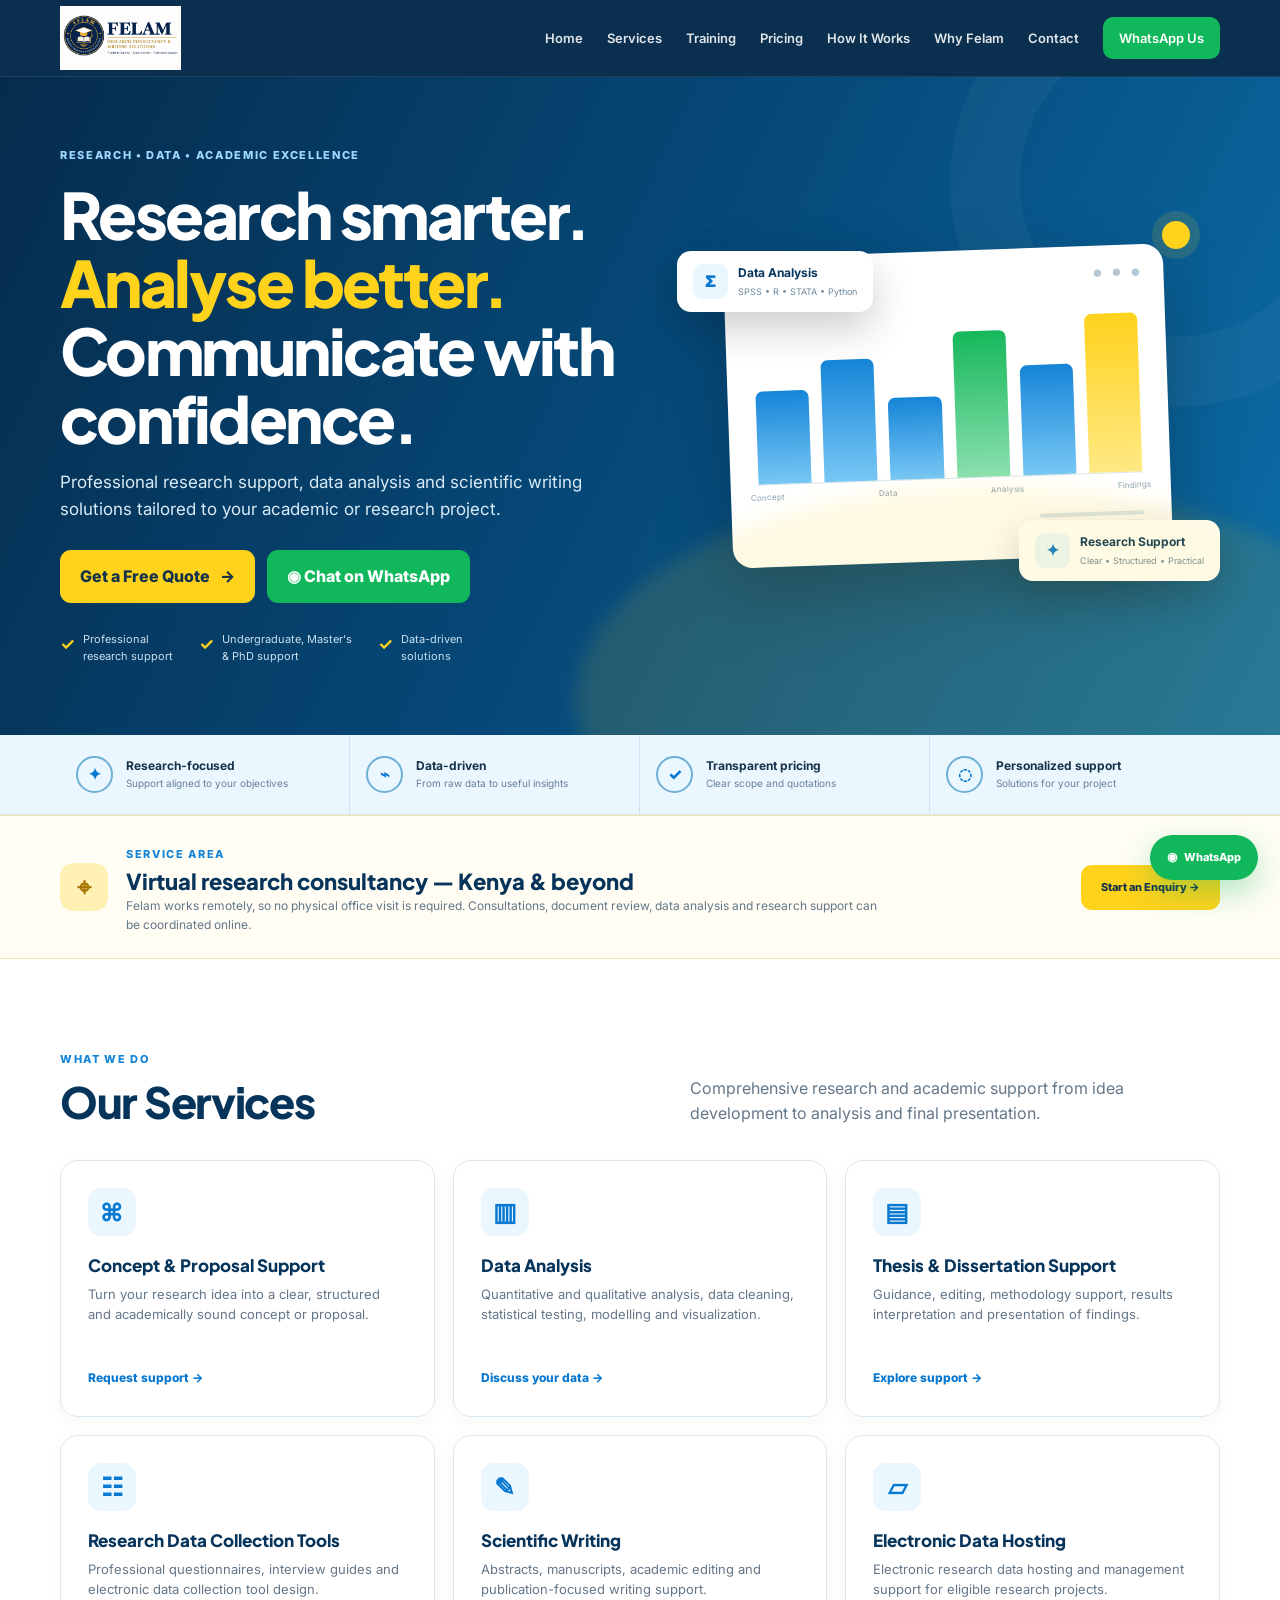
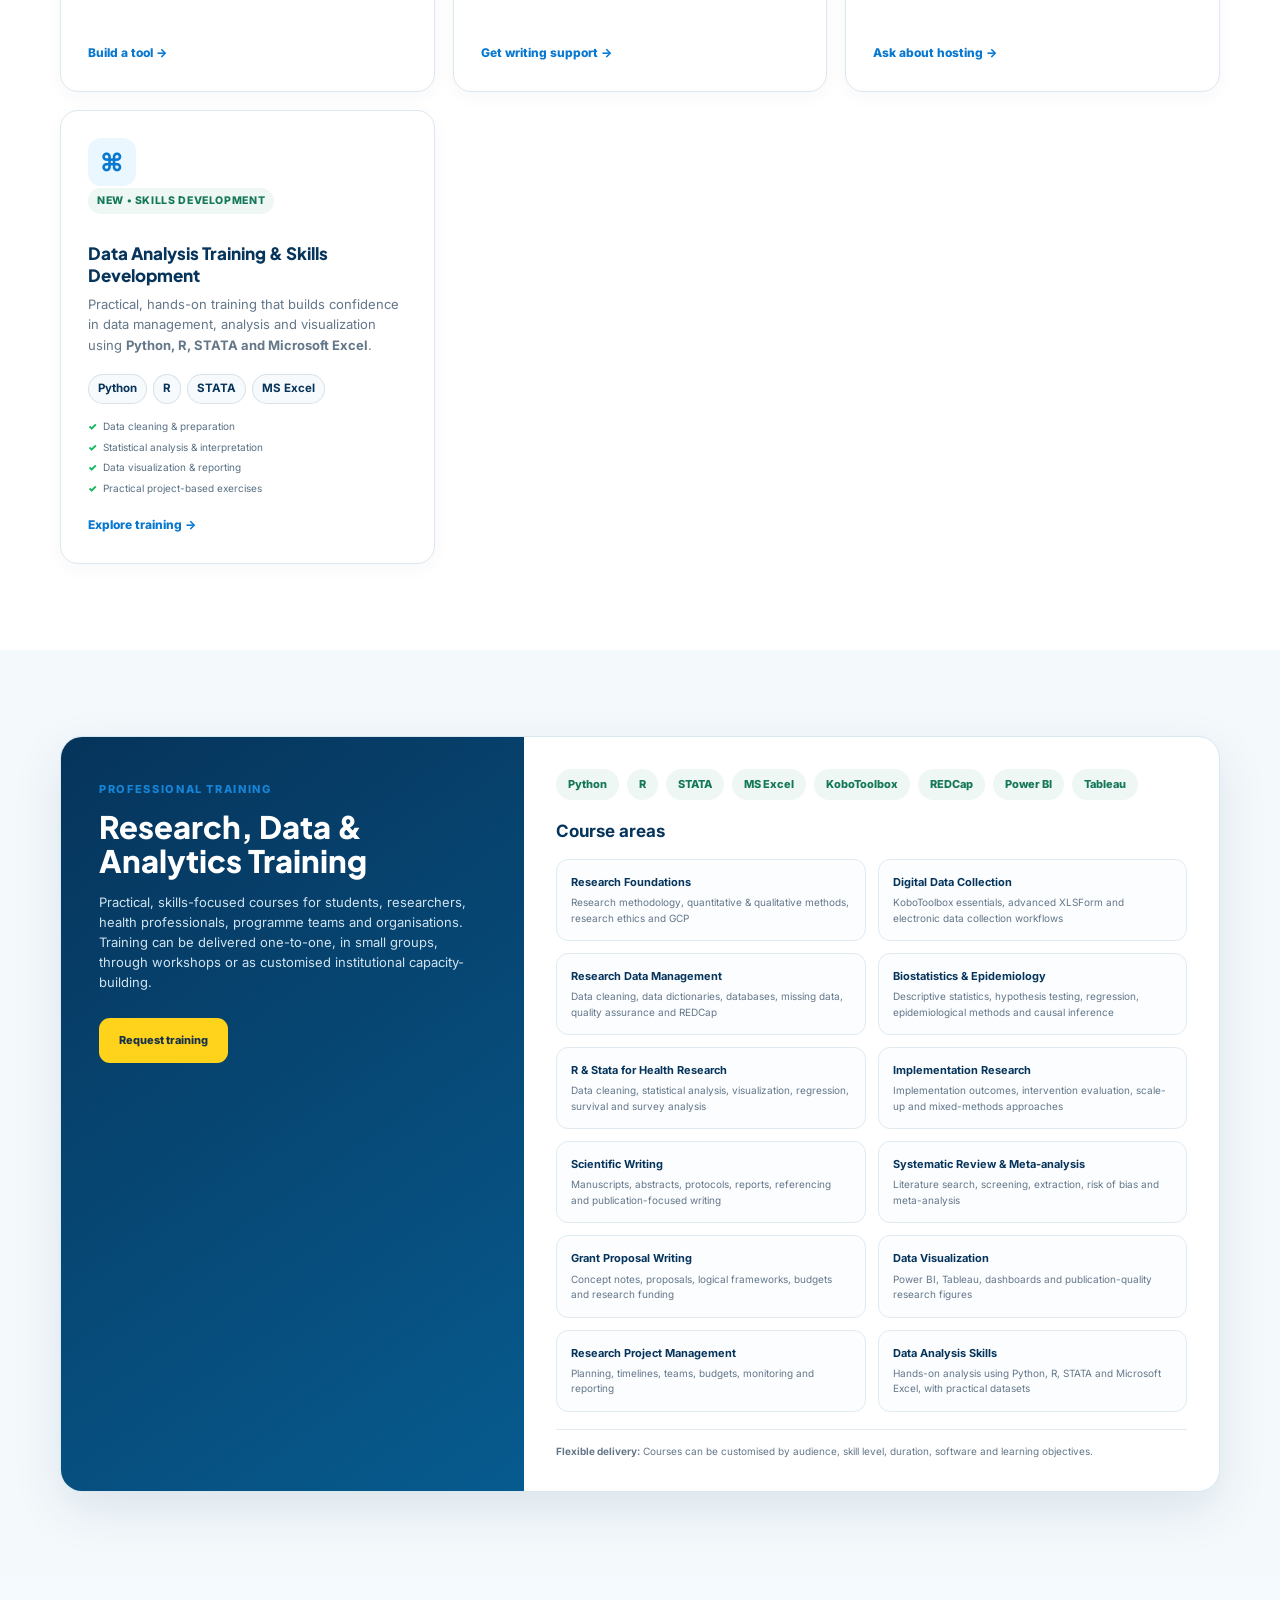
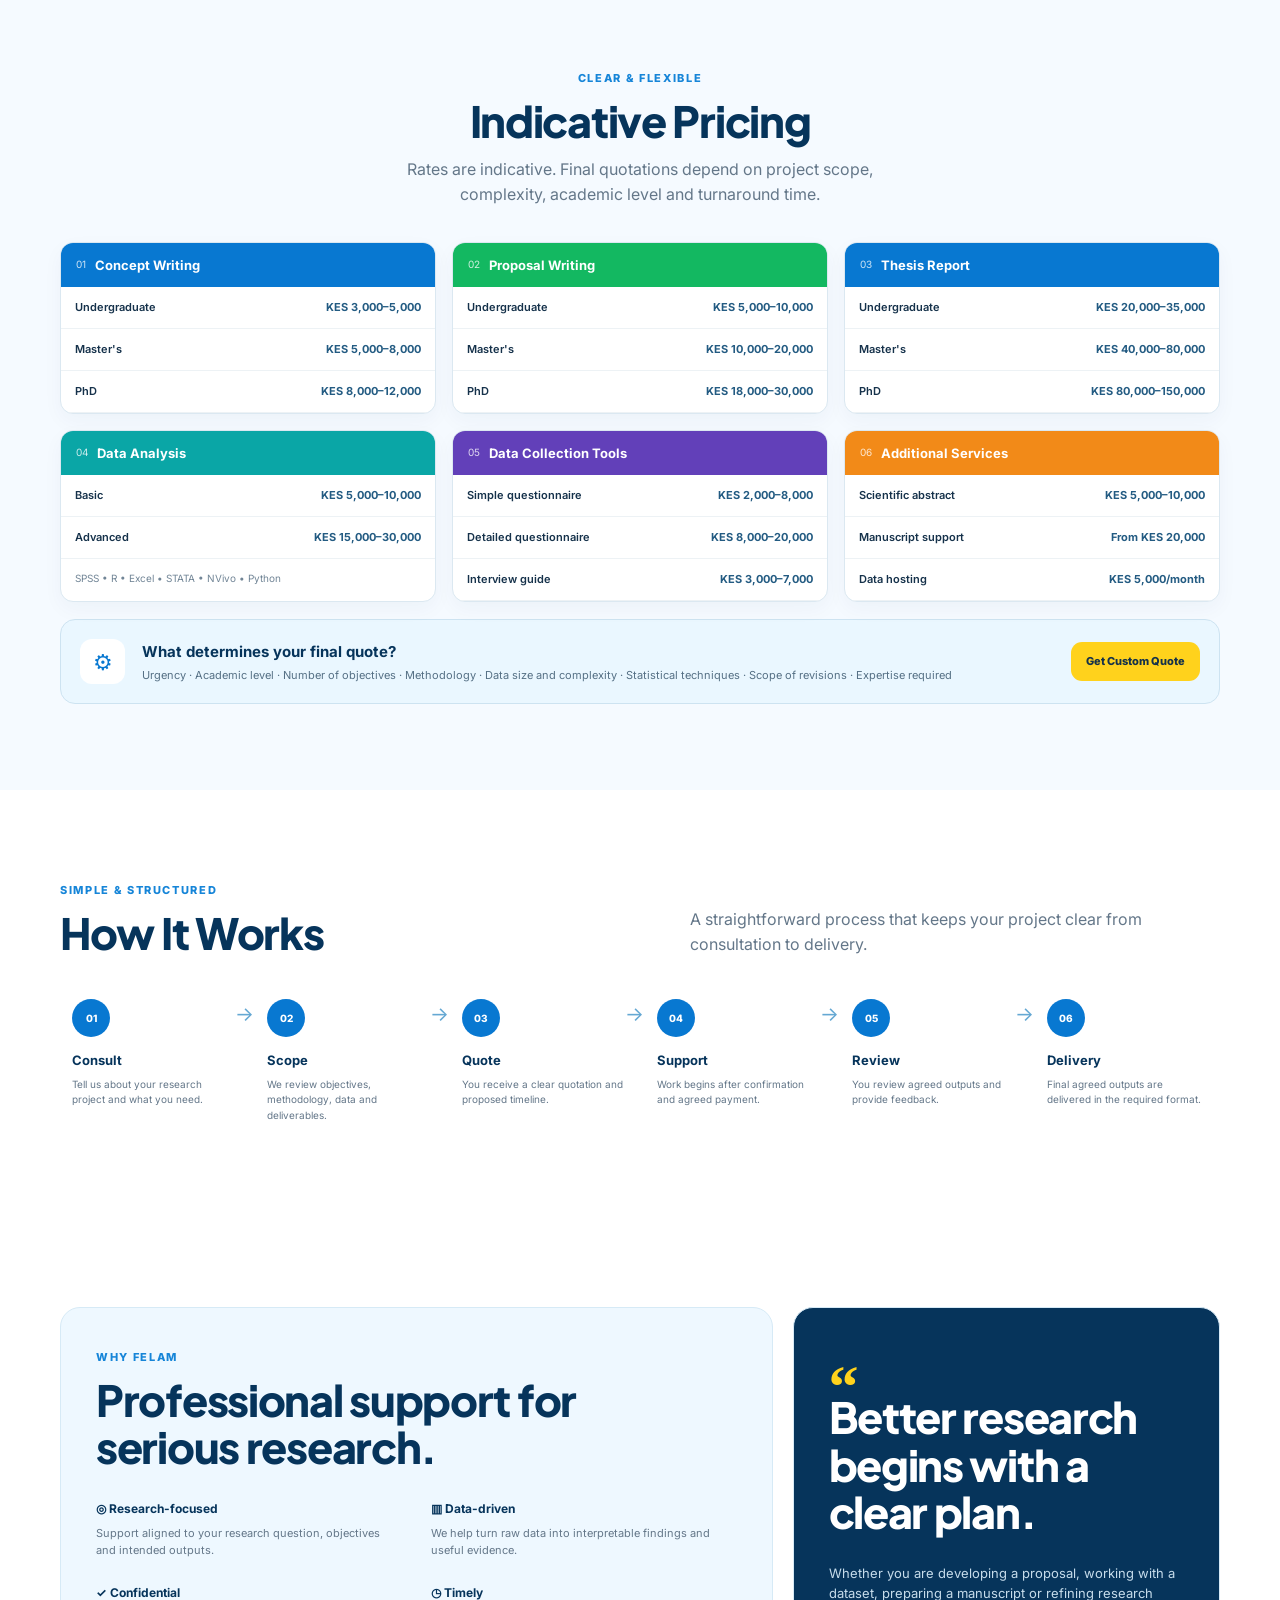
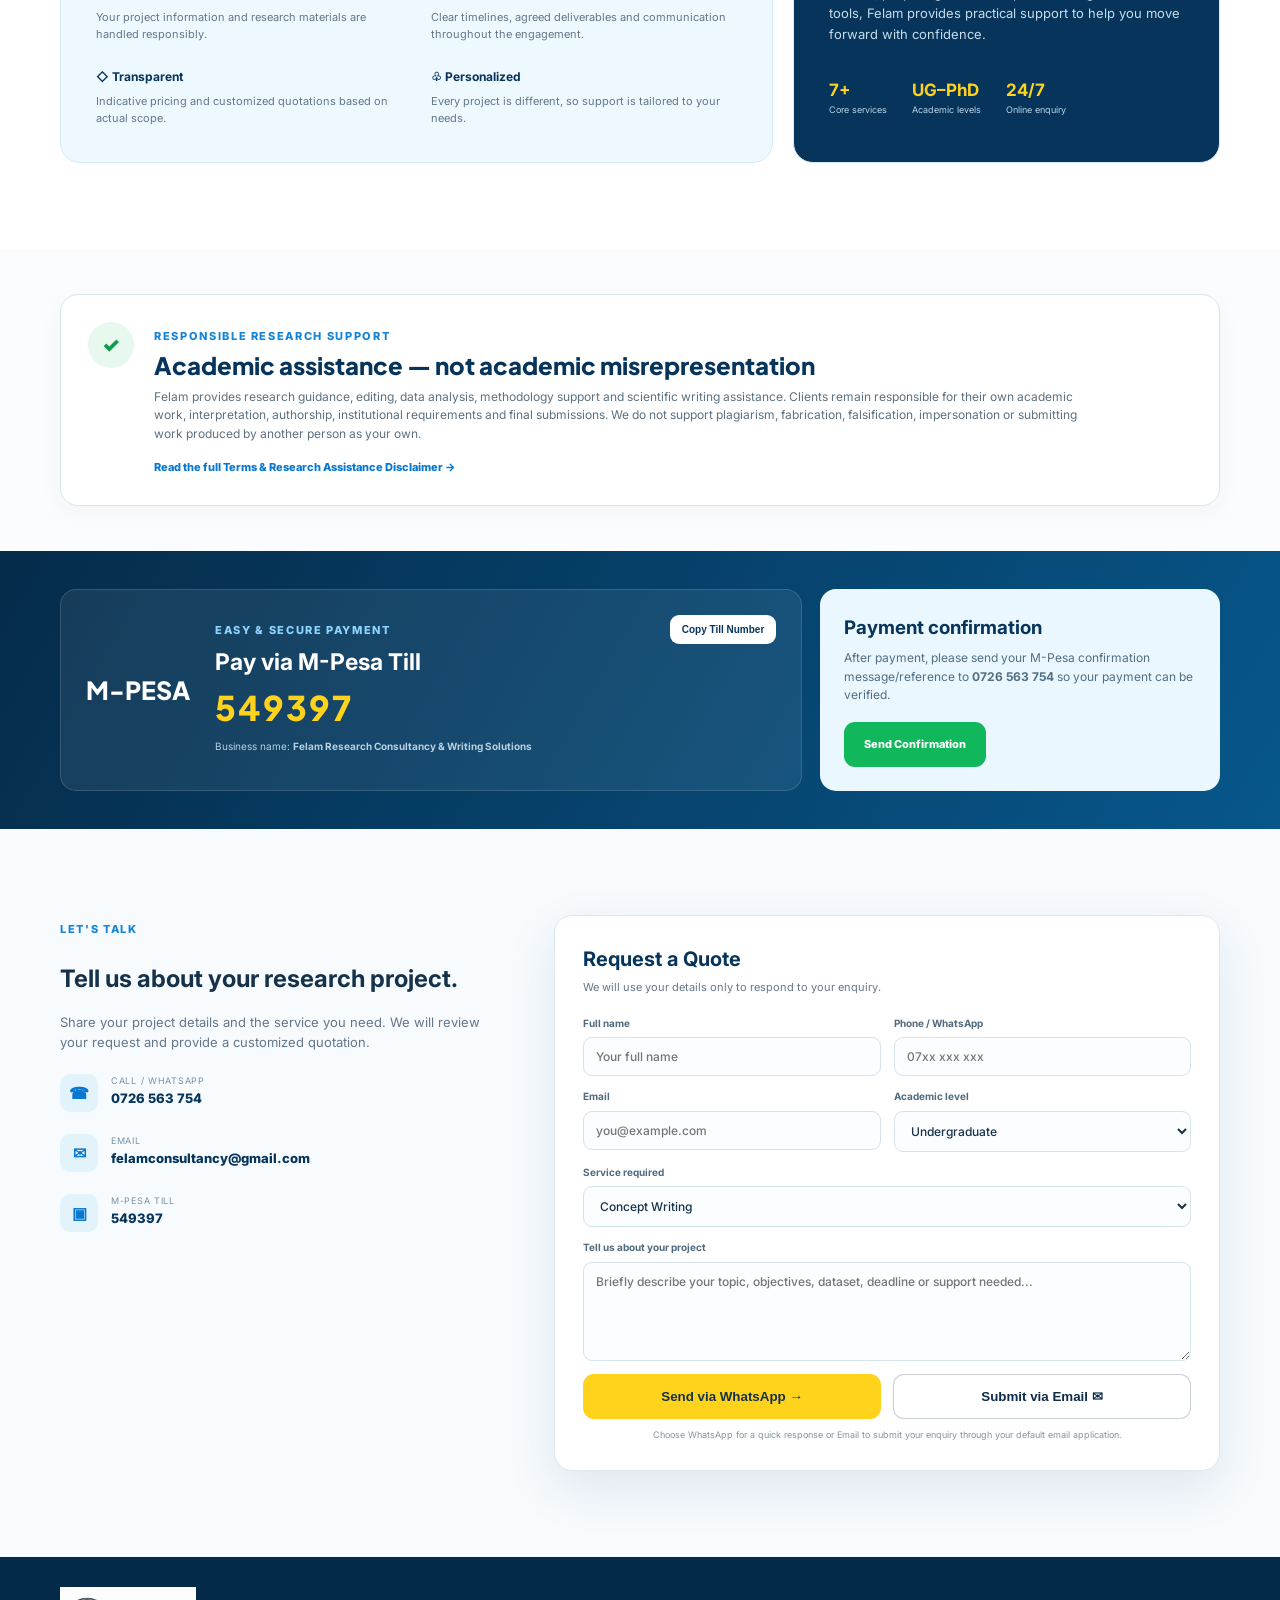
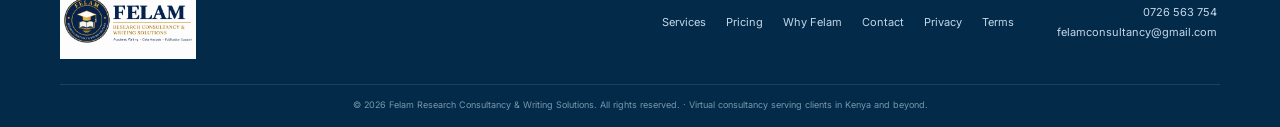
<file: index.html>
<!DOCTYPE html>
<html lang="en">
<head>
  <meta charset="UTF-8">
  <meta name="viewport" content="width=device-width, initial-scale=1.0">
  <meta name="robots" content="index, follow, max-image-preview:large">
  <meta name="author" content="Felam Research Consultancy & Writing Solutions">
  <meta name="keywords" content="research consultancy Kenya, data analysis Kenya, academic writing support, thesis support, proposal support, scientific writing, research data analysis, SPSS R STATA Python, questionnaire design">
  <meta name="googlebot" content="index, follow">
  <!-- Replace with the verification token from Google Search Console before launch. -->
  <meta name="google-site-verification" content="REPLACE_WITH_GOOGLE_SEARCH_CONSOLE_TOKEN">
  <meta property="og:type" content="website">
  <meta property="og:title" content="Felam Research Consultancy & Writing Solutions">
  <meta property="og:description" content="Research support, data analysis, scientific writing and research tool development. Virtual consultancy serving clients in Kenya and beyond.">
  <meta property="og:image" content="/social-share.jpg">
  <meta property="og:image:alt" content="Felam Research Consultancy & Writing Solutions logo">
  <meta property="og:site_name" content="Felam Research Consultancy & Writing Solutions">
  <meta name="twitter:card" content="summary_large_image">
  <meta name="twitter:title" content="Felam Research Consultancy & Writing Solutions">
  <meta name="twitter:description" content="Research support, data analysis and scientific writing solutions.">
  <meta name="twitter:image" content="/social-share.jpg">
  <!-- Replace YOUR-DOMAIN.example with the final website domain before launch. -->
  <link rel="canonical" href="https://YOUR-DOMAIN.example/">
  <link rel="icon" type="image/png" sizes="32x32" href="/favicon-32.png">
  <link rel="icon" type="image/png" sizes="64x64" href="/favicon-64.png">
  <link rel="apple-touch-icon" sizes="180x180" href="/apple-touch-icon.png">
  <meta name="description" content="Felam Research Consultancy & Writing Solutions — research support, data analysis, scientific writing and academic research services in Kenya.">
  <meta name="theme-color" content="#06345b">
  <title>Felam Research Consultancy | Research • Data • Academic Excellence</title>
  <link rel="preconnect" href="https://fonts.googleapis.com">
  <link rel="preconnect" href="https://fonts.gstatic.com" crossorigin>
  <link href="https://fonts.googleapis.com/css2?family=Inter:wght@400;500;600;700;800&family=Plus+Jakarta+Sans:wght@600;700;800&display=swap" rel="stylesheet">
  <link rel="stylesheet" href="styles.css">
  <script type="application/ld+json">
  {
    "@context": "https://schema.org",
    "@type": "Organization",
    "name": "Felam Research Consultancy & Writing Solutions",
    "description": "Research support, data analysis, scientific writing and research tool development.",
    "url": "https://YOUR-DOMAIN.example/",
    "logo": "https://YOUR-DOMAIN.example/Felam_Logo.png",
    "email": "felamconsultancy@gmail.com",
    "telephone": "+254726563754",
    "sameAs": []
  }
  </script>
</head>
<body>
  <header class="site-header" id="top">
    <div class="container nav-wrap">
      <a class="brand" href="#top" aria-label="Felam Research Consultancy home">
        <img class="brand-logo" src="Felam_Logo.png" alt="Felam Research Consultancy &amp; Writing Solutions" width="220" height="116">
      </a>

      <button class="menu-toggle" aria-label="Open navigation" aria-expanded="false">
        <span></span><span></span><span></span>
      </button>

      <nav class="main-nav" aria-label="Main navigation">
        <a href="#home">Home</a>
        <a href="#services">Services</a><a href="#training">Training</a>
        <a href="#pricing">Pricing</a>
        <a href="#process">How It Works</a>
        <a href="#about">Why Felam</a>
        <a href="#contact">Contact</a>
        <a class="nav-cta" href="https://wa.me/254726563754?text=Hello%20Felam%2C%20I%27d%20like%20to%20discuss%20a%20research%20project." target="_blank" rel="noopener">WhatsApp Us</a>
      </nav>
    </div>
  </header>

  <main>
    <section class="hero" id="home">
      <div class="hero-glow"></div>
      <div class="container hero-grid">
        <div class="hero-copy">
          <div class="eyebrow">RESEARCH • DATA • ACADEMIC EXCELLENCE</div>
          <h1>Research smarter.<br><span>Analyse better.</span><br>Communicate with confidence.</h1>
          <p>Professional research support, data analysis and scientific writing solutions tailored to your academic or research project.</p>
          <div class="hero-actions">
            <a class="btn btn-primary" href="#contact">Get a Free Quote <span>→</span></a>
            <a class="btn btn-whatsapp" href="https://wa.me/254726563754?text=Hello%20Felam%2C%20I%27d%20like%20a%20free%20research%20consultation." target="_blank" rel="noopener">◉ Chat on WhatsApp</a>
          </div>
          <div class="hero-trust">
            <div><b>✓</b><span>Professional<br>research support</span></div>
            <div><b>✓</b><span>Undergraduate, Master's<br>&amp; PhD support</span></div>
            <div><b>✓</b><span>Data-driven<br>solutions</span></div>
          </div>
        </div>

        <div class="hero-visual" aria-label="Research and data illustration">
          <div class="visual-card main-card">
            <div class="board-top"><span>RESEARCH INSIGHTS</span><i>● ● ●</i></div>
            <div class="chart">
              <div class="bar b1"></div><div class="bar b2"></div><div class="bar b3"></div><div class="bar b4"></div><div class="bar b5"></div><div class="bar b6"></div>
            </div>
            <div class="chart-labels"><span>Concept</span><span>Data</span><span>Analysis</span><span>Findings</span></div>
            <div class="paper-lines"><i></i><i></i><i></i></div>
          </div>
          <div class="floating-card data-card"><span class="mini-icon">Σ</span><div><b>Data Analysis</b><small>SPSS • R • STATA • Python</small></div></div>
          <div class="floating-card thesis-card"><span class="mini-icon">✦</span><div><b>Research Support</b><small>Clear • Structured • Practical</small></div></div>
          <div class="accent-dot"></div>
        </div>
      </div>
    </section>

    <section class="quick-strip">
      <div class="container quick-grid">
        <div><span class="q-icon">✦</span><p><b>Research-focused</b><small>Support aligned to your objectives</small></p></div>
        <div><span class="q-icon">⌁</span><p><b>Data-driven</b><small>From raw data to useful insights</small></p></div>
        <div><span class="q-icon">✓</span><p><b>Transparent pricing</b><small>Clear scope and quotations</small></p></div>
        <div><span class="q-icon">◌</span><p><b>Personalized support</b><small>Solutions for your project</small></p></div>
      </div>
    </section>

    <section class="virtual-strip" aria-label="Service area">
      <div class="container virtual-grid">
        <div class="virtual-icon">⌖</div>
        <div><span class="section-kicker">SERVICE AREA</span><h2>Virtual research consultancy — Kenya &amp; beyond</h2><p>Felam works remotely, so no physical office visit is required. Consultations, document review, data analysis and research support can be coordinated online.</p></div>
        <a class="btn btn-primary" href="#contact">Start an Enquiry →</a>
      </div>
    </section>

    <section class="section" id="services">
      <div class="container">
        <div class="section-heading">
          <div>
            <span class="section-kicker">WHAT WE DO</span>
            <h2>Our Services</h2>
          </div>
          <p>Comprehensive research and academic support from idea development to analysis and final presentation.</p>
        </div>

        <div class="services-grid">
          <article class="service-card"><div class="service-icon">⌘</div><h3>Concept &amp; Proposal Support</h3><p>Turn your research idea into a clear, structured and academically sound concept or proposal.</p><a href="#contact">Request support →</a></article>
          <article class="service-card"><div class="service-icon">▥</div><h3>Data Analysis</h3><p>Quantitative and qualitative analysis, data cleaning, statistical testing, modelling and visualization.</p><a href="#contact">Discuss your data →</a></article>
          <article class="service-card"><div class="service-icon">▤</div><h3>Thesis &amp; Dissertation Support</h3><p>Guidance, editing, methodology support, results interpretation and presentation of findings.</p><a href="#contact">Explore support →</a></article>
          <article class="service-card"><div class="service-icon">☷</div><h3>Research Data Collection Tools</h3><p>Professional questionnaires, interview guides and electronic data collection tool design.</p><a href="#contact">Build a tool →</a></article>
          <article class="service-card"><div class="service-icon">✎</div><h3>Scientific Writing</h3><p>Abstracts, manuscripts, academic editing and publication-focused writing support.</p><a href="#contact">Get writing support →</a></article>
          <article class="service-card"><div class="service-icon">▱</div><h3>Electronic Data Hosting</h3><p>Electronic research data hosting and management support for eligible research projects.</p><a href="#contact">Ask about hosting →</a></article>
          <article class="service-card featured-service"><div class="service-icon">⌘</div><span class="service-badge">NEW • SKILLS DEVELOPMENT</span><h3>Data Analysis Training &amp; Skills Development</h3><p>Practical, hands-on training that builds confidence in data management, analysis and visualization using <b>Python, R, STATA and Microsoft Excel</b>.</p><div class="tool-pills"><span>Python</span><span>R</span><span>STATA</span><span>MS Excel</span></div><ul class="training-mini-list"><li>Data cleaning &amp; preparation</li><li>Statistical analysis &amp; interpretation</li><li>Data visualization &amp; reporting</li><li>Practical project-based exercises</li></ul><a href="#training">Explore training →</a></article>

        </div>
      </div>
    </section>

    <section class="section training-section" id="training">
      <div class="container">
        <div class="training-panel">
          <div class="training-intro">
            <span class="section-kicker">PROFESSIONAL TRAINING</span>
            <h2>Research, Data &amp; Analytics Training</h2>
            <p>Practical, skills-focused courses for students, researchers, health professionals, programme teams and organisations. Training can be delivered one-to-one, in small groups, through workshops or as customised institutional capacity-building.</p>
            <a class="btn btn-primary" href="#contact">Request training</a>
          </div>
          <div class="training-content">
            <div class="training-tools"><span>Python</span><span>R</span><span>STATA</span><span>MS Excel</span><span>KoboToolbox</span><span>REDCap</span><span>Power BI</span><span>Tableau</span></div>
            <h3>Course areas</h3>
            <div class="training-grid">
              <div><b>Research Foundations</b><small>Research methodology, quantitative &amp; qualitative methods, research ethics and GCP</small></div>
              <div><b>Digital Data Collection</b><small>KoboToolbox essentials, advanced XLSForm and electronic data collection workflows</small></div>
              <div><b>Research Data Management</b><small>Data cleaning, data dictionaries, databases, missing data, quality assurance and REDCap</small></div>
              <div><b>Biostatistics &amp; Epidemiology</b><small>Descriptive statistics, hypothesis testing, regression, epidemiological methods and causal inference</small></div>
              <div><b>R &amp; Stata for Health Research</b><small>Data cleaning, statistical analysis, visualization, regression, survival and survey analysis</small></div>
              <div><b>Implementation Research</b><small>Implementation outcomes, intervention evaluation, scale-up and mixed-methods approaches</small></div>
              <div><b>Scientific Writing</b><small>Manuscripts, abstracts, protocols, reports, referencing and publication-focused writing</small></div>
              <div><b>Systematic Review &amp; Meta-analysis</b><small>Literature search, screening, extraction, risk of bias and meta-analysis</small></div>
              <div><b>Grant Proposal Writing</b><small>Concept notes, proposals, logical frameworks, budgets and research funding</small></div>
              <div><b>Data Visualization</b><small>Power BI, Tableau, dashboards and publication-quality research figures</small></div>
              <div><b>Research Project Management</b><small>Planning, timelines, teams, budgets, monitoring and reporting</small></div>
              <div><b>Data Analysis Skills</b><small>Hands-on analysis using Python, R, STATA and Microsoft Excel, with practical datasets</small></div>
            </div>
            <p class="training-note"><strong>Flexible delivery:</strong> Courses can be customised by audience, skill level, duration, software and learning objectives.</p>
          </div>
        </div>
      </div>
    </section>

    <section class="section pricing-section" id="pricing">
      <div class="container">
        <div class="section-heading centered">
          <div><span class="section-kicker">CLEAR &amp; FLEXIBLE</span><h2>Indicative Pricing</h2></div>
          <p>Rates are indicative. Final quotations depend on project scope, complexity, academic level and turnaround time.</p>
        </div>

        <div class="pricing-grid">
          <div class="price-card"><div class="price-head blue"><span>01</span><h3>Concept Writing</h3></div><div class="price-row"><b>Undergraduate</b><span>KES 3,000–5,000</span></div><div class="price-row"><b>Master's</b><span>KES 5,000–8,000</span></div><div class="price-row"><b>PhD</b><span>KES 8,000–12,000</span></div></div>
          <div class="price-card"><div class="price-head green"><span>02</span><h3>Proposal Writing</h3></div><div class="price-row"><b>Undergraduate</b><span>KES 5,000–10,000</span></div><div class="price-row"><b>Master's</b><span>KES 10,000–20,000</span></div><div class="price-row"><b>PhD</b><span>KES 18,000–30,000</span></div></div>
          <div class="price-card"><div class="price-head blue"><span>03</span><h3>Thesis Report</h3></div><div class="price-row"><b>Undergraduate</b><span>KES 20,000–35,000</span></div><div class="price-row"><b>Master's</b><span>KES 40,000–80,000</span></div><div class="price-row"><b>PhD</b><span>KES 80,000–150,000</span></div></div>
          <div class="price-card"><div class="price-head teal"><span>04</span><h3>Data Analysis</h3></div><div class="price-row"><b>Basic</b><span>KES 5,000–10,000</span></div><div class="price-row"><b>Advanced</b><span>KES 15,000–30,000</span></div><div class="price-note">SPSS • R • Excel • STATA • NVivo • Python</div></div>
          <div class="price-card"><div class="price-head purple"><span>05</span><h3>Data Collection Tools</h3></div><div class="price-row"><b>Simple questionnaire</b><span>KES 2,000–8,000</span></div><div class="price-row"><b>Detailed questionnaire</b><span>KES 8,000–20,000</span></div><div class="price-row"><b>Interview guide</b><span>KES 3,000–7,000</span></div></div>
          <div class="price-card"><div class="price-head orange"><span>06</span><h3>Additional Services</h3></div><div class="price-row"><b>Scientific abstract</b><span>KES 5,000–10,000</span></div><div class="price-row"><b>Manuscript support</b><span>From KES 20,000</span></div><div class="price-row"><b>Data hosting</b><span>KES 5,000/month</span></div></div>
        </div>

        <div class="pricing-factors">
          <div class="factor-icon">⚙</div>
          <div><h3>What determines your final quote?</h3><p>Urgency · Academic level · Number of objectives · Methodology · Data size and complexity · Statistical techniques · Scope of revisions · Expertise required</p></div>
          <a class="btn btn-primary" href="#contact">Get Custom Quote</a>
        </div>
      </div>
    </section>

    <section class="section process-section" id="process">
      <div class="container">
        <div class="section-heading">
          <div><span class="section-kicker">SIMPLE &amp; STRUCTURED</span><h2>How It Works</h2></div>
          <p>A straightforward process that keeps your project clear from consultation to delivery.</p>
        </div>
        <div class="process-grid">
          <div class="step"><span>01</span><h3>Consult</h3><p>Tell us about your research project and what you need.</p></div>
          <div class="step"><span>02</span><h3>Scope</h3><p>We review objectives, methodology, data and deliverables.</p></div>
          <div class="step"><span>03</span><h3>Quote</h3><p>You receive a clear quotation and proposed timeline.</p></div>
          <div class="step"><span>04</span><h3>Support</h3><p>Work begins after confirmation and agreed payment.</p></div>
          <div class="step"><span>05</span><h3>Review</h3><p>You review agreed outputs and provide feedback.</p></div>
          <div class="step"><span>06</span><h3>Delivery</h3><p>Final agreed outputs are delivered in the required format.</p></div>
        </div>
      </div>
    </section>

    <section class="section about-section" id="about">
      <div class="container about-grid">
        <div class="why-box">
          <span class="section-kicker">WHY FELAM</span>
          <h2>Professional support for serious research.</h2>
          <div class="why-list">
            <div><b>◎ Research-focused</b><p>Support aligned to your research question, objectives and intended outputs.</p></div>
            <div><b>▥ Data-driven</b><p>We help turn raw data into interpretable findings and useful evidence.</p></div>
            <div><b>✓ Confidential</b><p>Your project information and research materials are handled responsibly.</p></div>
            <div><b>◷ Timely</b><p>Clear timelines, agreed deliverables and communication throughout the engagement.</p></div>
            <div><b>◇ Transparent</b><p>Indicative pricing and customized quotations based on actual scope.</p></div>
            <div><b>♧ Personalized</b><p>Every project is different, so support is tailored to your needs.</p></div>
          </div>
        </div>
        <div class="quote-box">
          <span class="quote-mark">“</span>
          <h2>Better research begins with a clear plan.</h2>
          <p>Whether you are developing a proposal, working with a dataset, preparing a manuscript or refining research tools, Felam provides practical support to help you move forward with confidence.</p>
          <div class="mini-stats"><div><strong>7+</strong><small>Core services</small></div><div><strong>UG–PhD</strong><small>Academic levels</small></div><div><strong>24/7</strong><small>Online enquiry</small></div></div>
        </div>
      </div>
    </section>

    <section class="section integrity-section" id="responsible-research">
      <div class="container integrity-box">
        <div class="integrity-icon">✓</div>
        <div>
          <span class="section-kicker">RESPONSIBLE RESEARCH SUPPORT</span>
          <h2>Academic assistance — not academic misrepresentation</h2>
          <p>Felam provides research guidance, editing, data analysis, methodology support and scientific writing assistance. Clients remain responsible for their own academic work, interpretation, authorship, institutional requirements and final submissions. We do not support plagiarism, fabrication, falsification, impersonation or submitting work produced by another person as your own.</p>
          <a href="terms.html">Read the full Terms &amp; Research Assistance Disclaimer →</a>
        </div>
      </div>
    </section>

    <section class="payment-section">
      <div class="container payment-grid">
        <div class="payment-main">
          <div class="mpesa-logo">M-PESA</div>
          <div><span class="section-kicker light">EASY &amp; SECURE PAYMENT</span><h2>Pay via M-Pesa Till</h2><div class="till-number" id="tillNumber">549397</div><p>Business name: <b>Felam Research Consultancy &amp; Writing Solutions</b></p></div>
          <button class="copy-btn" id="copyTill" type="button">Copy Till Number</button>
        </div>
        <div class="payment-note"><h3>Payment confirmation</h3><p>After payment, please send your M-Pesa confirmation message/reference to <b>0726 563 754</b> so your payment can be verified.</p><a class="btn btn-whatsapp" href="https://wa.me/254726563754?text=Hello%20Felam%2C%20I%20have%20made%20an%20M-Pesa%20payment.">Send Confirmation</a></div>
      </div>
    </section>

    <section class="section contact-section" id="contact">
      <div class="container contact-grid">
        <div class="contact-copy">
          <span class="section-kicker">LET'S TALK</span>
          <h2>Tell us about your research project.</h2>
          <p>Share your project details and the service you need. We will review your request and provide a customized quotation.</p>
          <div class="contact-detail"><span>☎</span><div><small>Call / WhatsApp</small><a href="tel:+254726563754">0726 563 754</a></div></div>
          <div class="contact-detail"><span>✉</span><div><small>Email</small><a href="mailto:felamconsultancy@gmail.com">felamconsultancy@gmail.com</a></div></div>
          <div class="contact-detail"><span>▣</span><div><small>M-Pesa Till</small><b>549397</b></div></div>
        </div>

        <form class="enquiry-form" id="enquiryForm">
          <h3>Request a Quote</h3>
          <p>We will use your details only to respond to your enquiry.</p>
          <div class="form-row"><label>Full name<input name="name" required placeholder="Your full name"></label><label>Phone / WhatsApp<input name="phone" required placeholder="07xx xxx xxx"></label></div>
          <div class="form-row"><label>Email<input type="email" name="email" placeholder="you@example.com"></label><label>Academic level<select name="level"><option>Undergraduate</option><option>Master's</option><option>PhD</option><option>Researcher / Professional</option></select></label></div>
          <label>Service required<select name="service"><option>Concept Writing</option><option>Proposal Support</option><option>Thesis / Dissertation Support</option><option>Data Analysis</option><option>Data Collection Tool</option><option>Scientific Abstract</option><option>Manuscript Support</option><option>Electronic Data Hosting</option><option>Data Analysis Training &amp; Skills Development</option><option>Other</option></select></label>
          <label>Tell us about your project<textarea name="message" required rows="5" placeholder="Briefly describe your topic, objectives, dataset, deadline or support needed..."></textarea></label>
          <div class="form-actions">
            <button class="btn btn-primary" type="submit">Send via WhatsApp →</button>
            <button class="btn btn-email" type="button" id="emailEnquiry">Submit via Email ✉</button>
          </div>
          <small class="form-note">Choose WhatsApp for a quick response or Email to submit your enquiry through your default email application.</small>
        </form>
      </div>
    </section>
  </main>

  <footer class="footer">
    <div class="container footer-grid">
      <div class="brand footer-brand"><img class="footer-logo" src="Felam_Logo.png" alt="Felam Research Consultancy &amp; Writing Solutions" width="220" height="116"></div>
      <div class="footer-links"><a href="#services">Services</a><a href="#pricing">Pricing</a><a href="#about">Why Felam</a><a href="#contact">Contact</a><a href="privacy.html">Privacy</a><a href="terms.html">Terms</a></div>
      <div class="footer-contact"><a href="tel:+254726563754">0726 563 754</a><a href="mailto:felamconsultancy@gmail.com">felamconsultancy@gmail.com</a></div>
    </div>
    <div class="container copyright">© <span id="year"></span> Felam Research Consultancy &amp; Writing Solutions. All rights reserved. · Virtual consultancy serving clients in Kenya and beyond.</div>
  </footer>

  <a class="floating-whatsapp" href="https://wa.me/254726563754?text=Hello%20Felam%2C%20I%27d%20like%20to%20make%20an%20enquiry." target="_blank" rel="noopener" aria-label="Chat with Felam on WhatsApp">◉<span>WhatsApp</span></a>
  <script src="script.js"></script>
  <script src="analytics.js"></script>
</body>
</html>
</file>
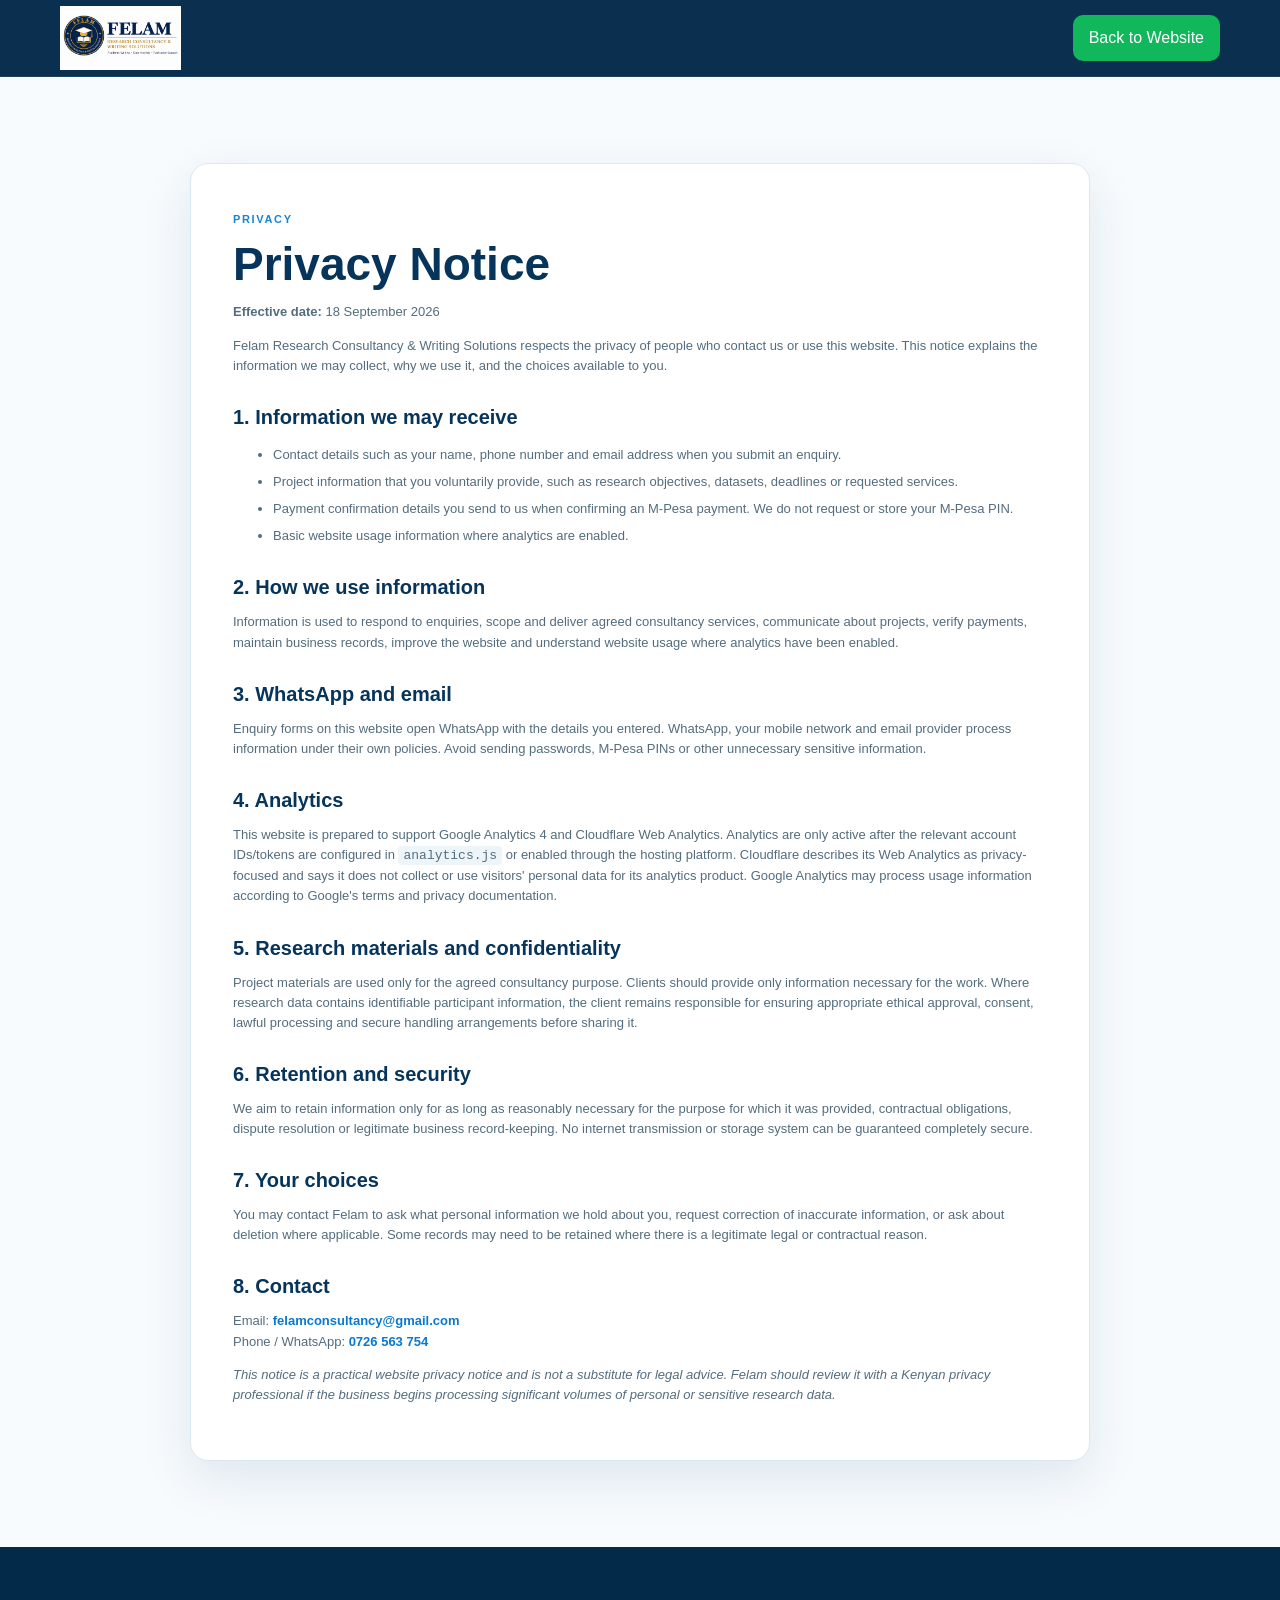
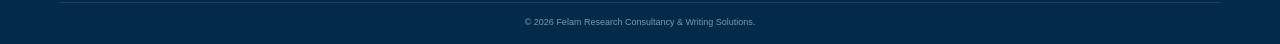
<file: privacy.html>
<!DOCTYPE html>
<html lang="en">
<head>
  <meta charset="UTF-8">
  <meta name="viewport" content="width=device-width, initial-scale=1.0">
  <meta name="robots" content="index, follow">
  <meta name="description" content="Privacy Notice for Felam Research Consultancy & Writing Solutions.">
  <title>Privacy Notice | Felam Research Consultancy & Writing Solutions</title>
  <link rel="icon" type="image/png" sizes="32x32" href="/favicon-32.png">
  <link rel="stylesheet" href="styles.css">
</head>
<body class="legal-page">
  <header class="site-header"><div class="container nav-wrap"><a class="brand" href="index.html"><img class="brand-logo" src="Felam_Logo.png" alt="Felam Research Consultancy & Writing Solutions"></a><a class="nav-cta" href="index.html">Back to Website</a></div></header>
  <main class="section"><div class="container legal-content">
    <span class="section-kicker">PRIVACY</span><h1>Privacy Notice</h1>
    <p><strong>Effective date:</strong> 18 September 2026</p>
    <p>Felam Research Consultancy &amp; Writing Solutions respects the privacy of people who contact us or use this website. This notice explains the information we may collect, why we use it, and the choices available to you.</p>
    <h2>1. Information we may receive</h2>
    <ul><li>Contact details such as your name, phone number and email address when you submit an enquiry.</li><li>Project information that you voluntarily provide, such as research objectives, datasets, deadlines or requested services.</li><li>Payment confirmation details you send to us when confirming an M-Pesa payment. We do not request or store your M-Pesa PIN.</li><li>Basic website usage information where analytics are enabled.</li></ul>
    <h2>2. How we use information</h2>
    <p>Information is used to respond to enquiries, scope and deliver agreed consultancy services, communicate about projects, verify payments, maintain business records, improve the website and understand website usage where analytics have been enabled.</p>
    <h2>3. WhatsApp and email</h2>
    <p>Enquiry forms on this website open WhatsApp with the details you entered. WhatsApp, your mobile network and email provider process information under their own policies. Avoid sending passwords, M-Pesa PINs or other unnecessary sensitive information.</p>
    <h2>4. Analytics</h2>
    <p>This website is prepared to support Google Analytics 4 and Cloudflare Web Analytics. Analytics are only active after the relevant account IDs/tokens are configured in <code>analytics.js</code> or enabled through the hosting platform. Cloudflare describes its Web Analytics as privacy-focused and says it does not collect or use visitors' personal data for its analytics product. Google Analytics may process usage information according to Google's terms and privacy documentation.</p>
    <h2>5. Research materials and confidentiality</h2>
    <p>Project materials are used only for the agreed consultancy purpose. Clients should provide only information necessary for the work. Where research data contains identifiable participant information, the client remains responsible for ensuring appropriate ethical approval, consent, lawful processing and secure handling arrangements before sharing it.</p>
    <h2>6. Retention and security</h2>
    <p>We aim to retain information only for as long as reasonably necessary for the purpose for which it was provided, contractual obligations, dispute resolution or legitimate business record-keeping. No internet transmission or storage system can be guaranteed completely secure.</p>
    <h2>7. Your choices</h2>
    <p>You may contact Felam to ask what personal information we hold about you, request correction of inaccurate information, or ask about deletion where applicable. Some records may need to be retained where there is a legitimate legal or contractual reason.</p>
    <h2>8. Contact</h2>
    <p>Email: <a href="mailto:felamconsultancy@gmail.com">felamconsultancy@gmail.com</a><br>Phone / WhatsApp: <a href="tel:+254726563754">0726 563 754</a></p>
    <p><em>This notice is a practical website privacy notice and is not a substitute for legal advice. Felam should review it with a Kenyan privacy professional if the business begins processing significant volumes of personal or sensitive research data.</em></p>
  </div></main>
  <footer class="footer"><div class="container copyright">© <span id="year"></span> Felam Research Consultancy &amp; Writing Solutions.</div></footer>
  <script>document.getElementById('year').textContent=new Date().getFullYear();</script>
</body>
</html>
</file>
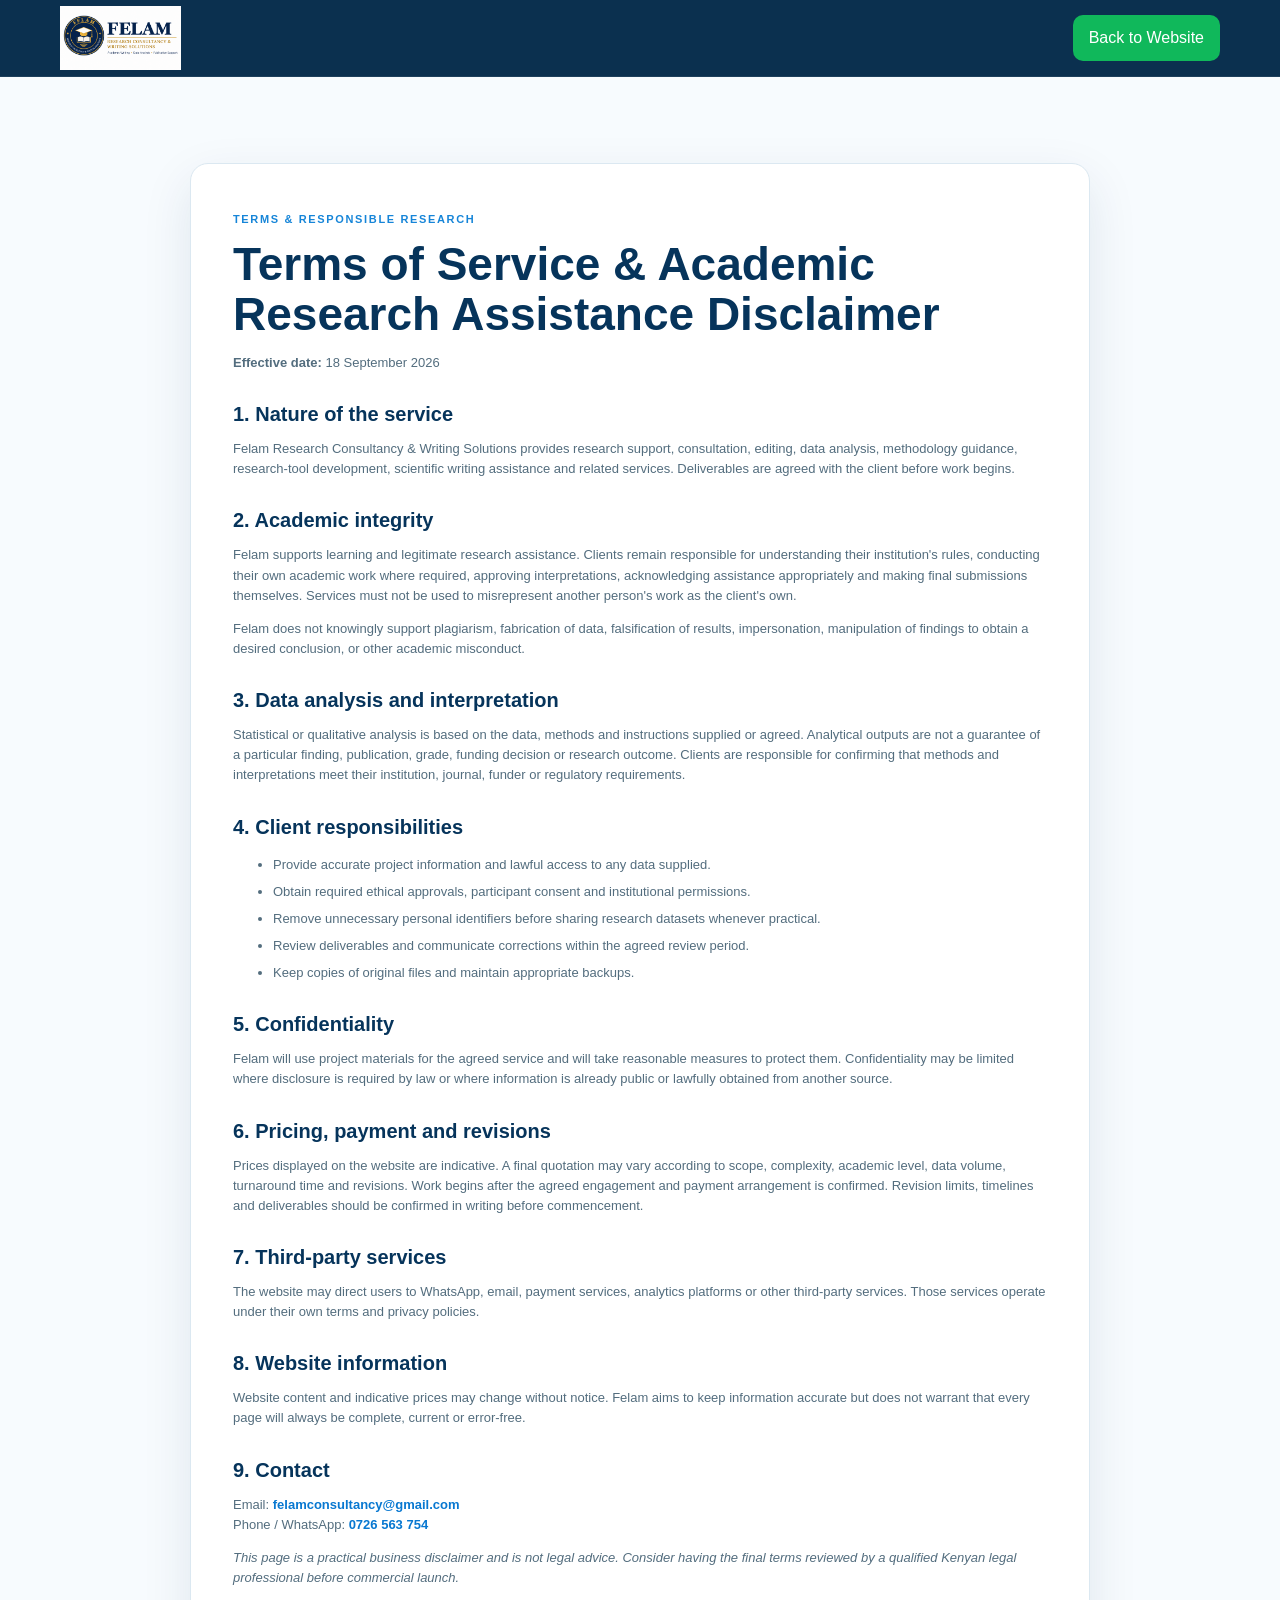
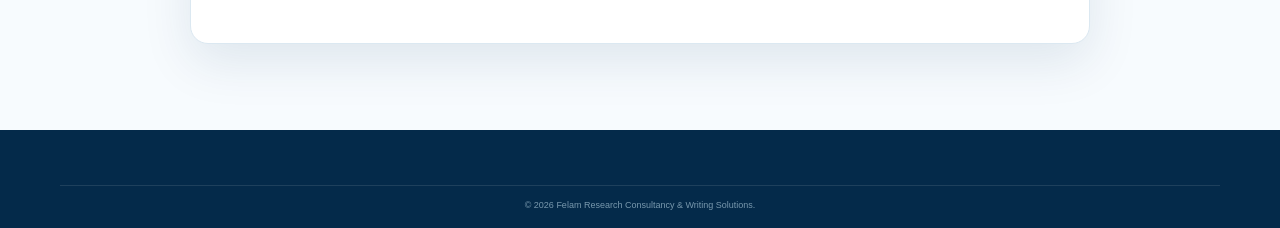
<file: terms.html>
<!DOCTYPE html>
<html lang="en">
<head>
  <meta charset="UTF-8">
  <meta name="viewport" content="width=device-width, initial-scale=1.0">
  <meta name="robots" content="index, follow">
  <meta name="description" content="Terms of Service and Academic Research Assistance Disclaimer for Felam Research Consultancy & Writing Solutions.">
  <title>Terms & Research Assistance Disclaimer | Felam</title>
  <link rel="icon" type="image/png" sizes="32x32" href="/favicon-32.png">
  <link rel="stylesheet" href="styles.css">
</head>
<body class="legal-page">
  <header class="site-header"><div class="container nav-wrap"><a class="brand" href="index.html"><img class="brand-logo" src="Felam_Logo.png" alt="Felam Research Consultancy & Writing Solutions"></a><a class="nav-cta" href="index.html">Back to Website</a></div></header>
  <main class="section"><div class="container legal-content">
    <span class="section-kicker">TERMS &amp; RESPONSIBLE RESEARCH</span><h1>Terms of Service &amp; Academic Research Assistance Disclaimer</h1>
    <p><strong>Effective date:</strong> 18 September 2026</p>
    <h2>1. Nature of the service</h2>
    <p>Felam Research Consultancy &amp; Writing Solutions provides research support, consultation, editing, data analysis, methodology guidance, research-tool development, scientific writing assistance and related services. Deliverables are agreed with the client before work begins.</p>
    <h2>2. Academic integrity</h2>
    <p>Felam supports learning and legitimate research assistance. Clients remain responsible for understanding their institution's rules, conducting their own academic work where required, approving interpretations, acknowledging assistance appropriately and making final submissions themselves. Services must not be used to misrepresent another person's work as the client's own.</p>
    <p>Felam does not knowingly support plagiarism, fabrication of data, falsification of results, impersonation, manipulation of findings to obtain a desired conclusion, or other academic misconduct.</p>
    <h2>3. Data analysis and interpretation</h2>
    <p>Statistical or qualitative analysis is based on the data, methods and instructions supplied or agreed. Analytical outputs are not a guarantee of a particular finding, publication, grade, funding decision or research outcome. Clients are responsible for confirming that methods and interpretations meet their institution, journal, funder or regulatory requirements.</p>
    <h2>4. Client responsibilities</h2>
    <ul><li>Provide accurate project information and lawful access to any data supplied.</li><li>Obtain required ethical approvals, participant consent and institutional permissions.</li><li>Remove unnecessary personal identifiers before sharing research datasets whenever practical.</li><li>Review deliverables and communicate corrections within the agreed review period.</li><li>Keep copies of original files and maintain appropriate backups.</li></ul>
    <h2>5. Confidentiality</h2>
    <p>Felam will use project materials for the agreed service and will take reasonable measures to protect them. Confidentiality may be limited where disclosure is required by law or where information is already public or lawfully obtained from another source.</p>
    <h2>6. Pricing, payment and revisions</h2>
    <p>Prices displayed on the website are indicative. A final quotation may vary according to scope, complexity, academic level, data volume, turnaround time and revisions. Work begins after the agreed engagement and payment arrangement is confirmed. Revision limits, timelines and deliverables should be confirmed in writing before commencement.</p>
    <h2>7. Third-party services</h2>
    <p>The website may direct users to WhatsApp, email, payment services, analytics platforms or other third-party services. Those services operate under their own terms and privacy policies.</p>
    <h2>8. Website information</h2>
    <p>Website content and indicative prices may change without notice. Felam aims to keep information accurate but does not warrant that every page will always be complete, current or error-free.</p>
    <h2>9. Contact</h2>
    <p>Email: <a href="mailto:felamconsultancy@gmail.com">felamconsultancy@gmail.com</a><br>Phone / WhatsApp: <a href="tel:+254726563754">0726 563 754</a></p>
    <p><em>This page is a practical business disclaimer and is not legal advice. Consider having the final terms reviewed by a qualified Kenyan legal professional before commercial launch.</em></p>
  </div></main>
  <footer class="footer"><div class="container copyright">© <span id="year"></span> Felam Research Consultancy &amp; Writing Solutions.</div></footer>
  <script>document.getElementById('year').textContent=new Date().getFullYear();</script>
</body>
</html>
</file>
<file: styles.css>
:root{
  --navy:#06345b;--navy2:#082b4a;--blue:#0878d1;--sky:#eaf7ff;--yellow:#ffd21c;--green:#10b85b;
  --teal:#0aa6a6;--purple:#6240b9;--orange:#f28a18;--text:#16324b;--muted:#647789;--line:#dbe8f1;--white:#fff;
  --shadow:0 18px 50px rgba(6,52,91,.10);--radius:18px
}
*{box-sizing:border-box}html{scroll-behavior:smooth}body{margin:0;font-family:Inter,Arial,sans-serif;color:var(--text);background:#fff;line-height:1.55}a{text-decoration:none;color:inherit}.container{width:min(1160px,92%);margin:auto}
.site-header{position:sticky;top:0;z-index:100;background:rgba(4,42,74,.97);backdrop-filter:blur(12px);color:#fff;border-bottom:1px solid rgba(255,255,255,.08)}
.nav-wrap{min-height:76px;display:flex;align-items:center;justify-content:space-between;gap:25px}.brand{display:flex;align-items:center;gap:10px}.brand-mark{width:42px;height:42px;display:grid;place-items:center;color:var(--yellow)}.brand-mark svg{width:100%;height:100%}.brand strong{font:800 20px "Plus Jakarta Sans",sans-serif;letter-spacing:.04em;display:block}.brand small{display:block;font-size:9px;color:#b9d4e8;letter-spacing:.05em;text-transform:uppercase}.main-nav{display:flex;align-items:center;gap:24px;font-size:13px;font-weight:600}.main-nav>a:not(.nav-cta){opacity:.88}.main-nav>a:not(.nav-cta):hover{color:var(--yellow)}.nav-cta{background:var(--green);padding:11px 16px;border-radius:10px}.menu-toggle{display:none;background:none;border:0;color:#fff;width:44px;height:44px}.menu-toggle span{display:block;width:24px;height:2px;background:#fff;margin:5px auto}
.hero{position:relative;overflow:hidden;background:linear-gradient(115deg,#062c4d 0%,#064c7d 55%,#0b6da7 100%);color:#fff}.hero:after{content:"";position:absolute;inset:auto -10% -180px 45%;height:430px;background:rgba(255,210,28,.12);border-radius:50%;filter:blur(10px)}.hero-glow{position:absolute;right:-120px;top:-120px;width:450px;height:450px;border:70px solid rgba(255,255,255,.035);border-radius:50%}
.hero-grid{min-height:610px;display:grid;grid-template-columns:1.03fr .97fr;align-items:center;gap:40px;padding:70px 0}.eyebrow,.section-kicker{font-size:11px;font-weight:800;letter-spacing:.15em;color:#1685d8}.hero .eyebrow{color:#9ed9ff}.hero h1{font:800 clamp(38px,5vw,65px)/1.06 "Plus Jakarta Sans",sans-serif;letter-spacing:-.04em;margin:17px 0}.hero h1 span{color:var(--yellow)}.hero-copy>p{max-width:600px;font-size:17px;color:#d9ebf7}.hero-actions{display:flex;gap:12px;flex-wrap:wrap;margin:28px 0}.btn{display:inline-flex;align-items:center;justify-content:center;gap:10px;border:0;cursor:pointer;font-weight:800;padding:14px 20px;border-radius:11px;transition:.2s transform,.2s box-shadow}.btn:hover{transform:translateY(-2px);box-shadow:0 12px 25px rgba(0,0,0,.12)}.btn-primary{background:var(--yellow);color:#15324a}.btn-whatsapp{background:var(--green);color:#fff}.hero-trust{display:flex;gap:26px;margin-top:28px;flex-wrap:wrap}.hero-trust div{display:flex;gap:8px;align-items:flex-start;font-size:11px;color:#c8e0ef}.hero-trust b{color:var(--yellow);font-size:17px}
.hero-visual{min-height:440px;position:relative;display:grid;place-items:center}.visual-card{background:#fff;color:var(--navy);border-radius:20px;box-shadow:0 30px 70px rgba(0,0,0,.25)}.main-card{width:min(440px,85%);height:310px;padding:20px;position:relative;transform:rotate(-2deg)}.board-top{display:flex;justify-content:space-between;font-size:10px;font-weight:800;color:#6c879b}.board-top i{font-style:normal;color:#b5c7d3;letter-spacing:4px}.chart{height:170px;margin:22px 8px 6px;display:flex;align-items:end;gap:13px;border-bottom:1px solid #d9e5ed}.bar{flex:1;border-radius:7px 7px 0 0;background:linear-gradient(#1685d8,#77c7f4);height:55%}.b2{height:72%}.b3{height:48%}.b4{height:86%;background:linear-gradient(#16b85b,#8be0af)}.b5{height:65%}.b6{height:94%;background:linear-gradient(#ffd21c,#ffe985)}.chart-labels{display:flex;justify-content:space-between;font-size:8px;color:#8aa0af}.paper-lines{position:absolute;right:22px;bottom:17px;width:115px}.paper-lines i{display:block;height:4px;background:#dbe8f1;margin:5px;border-radius:4px}.floating-card{position:absolute;background:#fff;color:var(--navy);padding:13px 16px;border-radius:14px;box-shadow:0 16px 40px rgba(0,0,0,.2);display:flex;gap:10px;align-items:center}.floating-card b,.floating-card small{display:block}.floating-card b{font-size:12px}.floating-card small{font-size:9px;color:#6c879b;margin-top:2px}.mini-icon{width:35px;height:35px;display:grid;place-items:center;background:#eaf7ff;border-radius:9px;font-weight:900;color:var(--blue)}.data-card{top:65px;left:0}.thesis-card{right:0;bottom:45px}.accent-dot{position:absolute;width:28px;height:28px;border-radius:50%;background:var(--yellow);right:30px;top:35px;box-shadow:0 0 0 10px rgba(255,210,28,.12)}
.quick-strip{background:#eaf7ff;border-bottom:1px solid #d5e9f6}.quick-grid{display:grid;grid-template-columns:repeat(4,1fr)}.quick-grid>div{display:flex;gap:13px;align-items:center;padding:21px 16px;border-right:1px solid #cfe3ef}.quick-grid>div:last-child{border:0}.q-icon{width:37px;height:37px;display:grid;place-items:center;border:2px solid #70afd6;border-radius:50%;color:var(--blue);font-weight:800}.quick-grid p{margin:0}.quick-grid b,.quick-grid small{display:block}.quick-grid b{font-size:12px}.quick-grid small{font-size:10px;color:#678096}
.section{padding:86px 0}.section-heading{display:flex;align-items:end;justify-content:space-between;gap:40px;margin-bottom:35px}.section-heading h2,.about-section h2{font:800 clamp(30px,4vw,43px)/1.1 "Plus Jakarta Sans",sans-serif;color:var(--navy);margin:8px 0 0;letter-spacing:-.03em}.section-heading>p{max-width:530px;color:var(--muted);margin:0}.centered{display:block;text-align:center}.centered>p{margin:13px auto 0}.services-grid{display:grid;grid-template-columns:repeat(3,1fr);gap:18px}.service-card{padding:27px;border:1px solid var(--line);border-radius:var(--radius);background:#fff;box-shadow:0 5px 18px rgba(6,52,91,.035);transition:.2s}.service-card:hover{transform:translateY(-5px);box-shadow:var(--shadow);border-color:#b9d9eb}.service-icon{width:48px;height:48px;border-radius:13px;background:#eaf7ff;color:var(--blue);display:grid;place-items:center;font-size:25px;font-weight:800}.service-card h3{font:800 17px "Plus Jakarta Sans",sans-serif;color:var(--navy);margin:18px 0 8px}.service-card p{font-size:13px;color:var(--muted);min-height:65px;margin:0 0 15px}.service-card a{font-size:12px;font-weight:800;color:var(--blue)}
.pricing-section{background:#f5faff}.pricing-grid{display:grid;grid-template-columns:repeat(3,1fr);gap:16px}.price-card{background:#fff;border:1px solid var(--line);border-radius:13px;overflow:hidden;box-shadow:0 7px 20px rgba(6,52,91,.04)}.price-head{color:#fff;padding:12px 15px;display:flex;align-items:center;gap:9px}.price-head span{font-size:10px;opacity:.8}.price-head h3{font-size:13px;margin:0}.price-head.blue{background:var(--blue)}.price-head.green{background:#13b861}.price-head.teal{background:var(--teal)}.price-head.purple{background:var(--purple)}.price-head.orange{background:var(--orange)}.price-row{display:flex;justify-content:space-between;gap:10px;padding:12px 14px;border-bottom:1px solid #edf2f5;font-size:11px}.price-row b{font-weight:600}.price-row span{color:#235b82;font-weight:700;text-align:right}.price-note{font-size:10px;color:#718596;padding:12px 14px}.pricing-factors{margin-top:17px;border:1px solid #cde3f1;background:#eaf7ff;border-radius:15px;padding:19px;display:flex;align-items:center;gap:17px}.factor-icon{width:45px;height:45px;display:grid;place-items:center;border-radius:12px;background:#fff;color:var(--blue);font-size:22px}.pricing-factors h3{margin:0;color:var(--navy);font-size:15px}.pricing-factors p{margin:4px 0 0;color:#557085;font-size:11px}.pricing-factors .btn{margin-left:auto;white-space:nowrap;padding:11px 15px;font-size:11px}
.process-grid{display:grid;grid-template-columns:repeat(6,1fr);gap:10px}.step{position:relative;padding:8px 12px 12px}.step:not(:last-child):after{content:"→";position:absolute;right:-9px;top:8px;color:#65a8d3;font-size:20px}.step>span{width:38px;height:38px;border-radius:50%;background:var(--blue);color:#fff;display:grid;place-items:center;font-weight:800;font-size:10px}.step h3{font-size:13px;margin:13px 0 6px;color:var(--navy)}.step p{font-size:10px;color:var(--muted);margin:0}
.about-section{background:#fff}.about-grid{display:grid;grid-template-columns:1.25fr .75fr;gap:20px}.why-box,.quote-box{border-radius:20px;padding:35px;background:#eef8ff;border:1px solid #d6eaf6}.why-box h2{max-width:500px;margin-bottom:25px}.why-list{display:grid;grid-template-columns:1fr 1fr;gap:20px 30px}.why-list b{font-size:12px;color:var(--navy)}.why-list p{font-size:11px;color:var(--muted);margin:5px 0 0}.quote-box{background:var(--navy);color:#fff;display:flex;flex-direction:column;justify-content:center}.quote-box h2{color:#fff;margin:0 0 15px}.quote-box p{font-size:13px;color:#c6dceb}.quote-mark{font:800 60px Georgia;color:var(--yellow);height:40px}.mini-stats{display:flex;gap:25px;margin-top:20px}.mini-stats strong,.mini-stats small{display:block}.mini-stats strong{font-size:17px;color:var(--yellow)}.mini-stats small{font-size:9px;color:#b9d4e8}
.payment-section{background:linear-gradient(120deg,#052b4a,#07578b);color:#fff;padding:38px 0}.payment-grid{display:grid;grid-template-columns:1.3fr .7fr;gap:18px;align-items:stretch}.payment-main{display:flex;align-items:center;gap:25px;padding:25px;background:rgba(255,255,255,.07);border:1px solid rgba(255,255,255,.14);border-radius:16px}.mpesa-logo{font:900 25px "Plus Jakarta Sans",sans-serif;color:#fff}.payment-main h2{margin:5px 0;font-size:23px}.section-kicker.light{color:#8dd5ff}.till-number{font:900 34px "Plus Jakarta Sans",sans-serif;color:var(--yellow);letter-spacing:.06em}.payment-main p{font-size:10px;color:#b8d1e1}.copy-btn{margin-left:auto;align-self:flex-start;background:#fff;color:var(--navy);border:0;border-radius:9px;padding:9px 12px;font-weight:800;font-size:10px;cursor:pointer}.payment-note{padding:24px;background:#eaf7ff;color:var(--navy);border-radius:16px}.payment-note h3{margin:0 0 7px}.payment-note p{font-size:12px;color:#526f83;margin:0 0 17px}.payment-note .btn{font-size:11px}
.contact-section{background:#f7fbfe}.contact-grid{display:grid;grid-template-columns:.8fr 1.2fr;gap:50px;align-items:start}.contact-copy h2{margin-bottom:15px}.contact-copy>p{color:var(--muted);font-size:13px;max-width:470px}.contact-detail{display:flex;gap:13px;margin:22px 0}.contact-detail>span{width:38px;height:38px;display:grid;place-items:center;background:#e3f3fc;border-radius:10px;color:var(--blue);font-weight:800}.contact-detail small,.contact-detail a,.contact-detail b{display:block}.contact-detail small{font-size:9px;color:#7890a1;text-transform:uppercase;letter-spacing:.08em}.contact-detail a,.contact-detail b{font-size:13px;color:var(--navy);font-weight:800}.enquiry-form{background:#fff;border:1px solid var(--line);padding:28px;border-radius:18px;box-shadow:var(--shadow)}.enquiry-form h3{font-size:20px;margin:0;color:var(--navy)}.enquiry-form>p{font-size:11px;color:var(--muted);margin:4px 0 20px}.form-row{display:grid;grid-template-columns:1fr 1fr;gap:13px}.enquiry-form label{display:block;font-size:10px;font-weight:700;color:#506b7d;margin-bottom:13px}.enquiry-form input,.enquiry-form select,.enquiry-form textarea{display:block;width:100%;margin-top:6px;border:1px solid #d5e3ec;border-radius:9px;padding:11px 12px;font:500 12px Inter;color:var(--text);outline:none;background:#fbfdff}.enquiry-form input:focus,.enquiry-form select:focus,.enquiry-form textarea:focus{border-color:#55a9dc;box-shadow:0 0 0 3px #e5f4fc}.enquiry-form textarea{resize:vertical}.full{width:100%;font-size:12px}.form-note{display:block;text-align:center;color:#8195a3;font-size:9px;margin-top:9px}
.footer{background:#042a4a;color:#c2d8e8;padding:30px 0 15px}.footer-grid{display:grid;grid-template-columns:1fr auto auto;gap:40px;align-items:center}.footer-brand small{color:#8eafc3}.footer-links{display:flex;gap:20px;font-size:11px}.footer-links a:hover,.footer-contact a:hover{color:#fff}.footer-contact{text-align:right;font-size:11px}.footer-contact a{display:block;margin:3px}.copyright{border-top:1px solid rgba(255,255,255,.1);margin-top:25px;padding-top:13px;text-align:center;font-size:9px;color:#7898ad}
.floating-whatsapp{position:fixed;right:22px;bottom:20px;z-index:90;background:var(--green);color:#fff;border-radius:999px;padding:13px 17px;box-shadow:0 12px 30px rgba(16,184,91,.32);font-weight:800;font-size:12px;display:flex;gap:7px;align-items:center}.floating-whatsapp span{font-size:11px}
@media(max-width:900px){.main-nav{gap:13px}.hero-grid{grid-template-columns:1fr;padding:60px 0}.hero-copy{text-align:center}.hero-copy>p{margin:0 auto}.hero-actions,.hero-trust{justify-content:center}.hero-visual{min-height:390px}.services-grid,.pricing-grid{grid-template-columns:repeat(2,1fr)}.process-grid{grid-template-columns:repeat(3,1fr);gap:20px}.step:not(:last-child):after{display:none}.about-grid,.payment-grid,.contact-grid{grid-template-columns:1fr}.payment-main{flex-wrap:wrap}.payment-note{display:flex;align-items:center;justify-content:space-between;gap:20px}.footer-grid{grid-template-columns:1fr;text-align:center}.footer-links,.footer-contact{justify-content:center;text-align:center}}
@media(max-width:700px){.nav-wrap{min-height:66px}.menu-toggle{display:block}.main-nav{display:none;position:absolute;left:4%;right:4%;top:70px;background:var(--navy2);padding:15px;border-radius:13px;box-shadow:0 20px 40px rgba(0,0,0,.25);flex-direction:column;align-items:stretch}.main-nav.open{display:flex}.main-nav a{padding:10px}.nav-cta{text-align:center}.quick-grid{grid-template-columns:1fr 1fr}.quick-grid>div{border-bottom:1px solid #cfe3ef}.section{padding:62px 0}.section-heading{display:block}.section-heading>p{margin-top:12px}.services-grid,.pricing-grid{grid-template-columns:1fr}.process-grid{grid-template-columns:1fr 1fr}.pricing-factors{align-items:flex-start;flex-wrap:wrap}.pricing-factors .btn{margin-left:0}.about-grid{grid-template-columns:1fr}.why-list{grid-template-columns:1fr}.payment-main{display:grid;grid-template-columns:1fr 1fr}.copy-btn{margin:0}.payment-note{display:block}.form-row{grid-template-columns:1fr}.footer-links{flex-wrap:wrap}.floating-whatsapp{right:14px;bottom:14px}.hero h1{font-size:39px}.hero-visual{min-height:340px}.main-card{height:250px}.chart{height:130px}.data-card{left:-5px;top:40px}.thesis-card{right:-5px;bottom:25px}}
@media(max-width:430px){.hero h1{font-size:34px}.hero-actions .btn{width:100%}.hero-trust{display:grid;grid-template-columns:1fr 1fr;text-align:left}.quick-grid{grid-template-columns:1fr}.quick-grid>div{border-right:0}.payment-main{grid-template-columns:1fr}.till-number{font-size:30px}.process-grid{grid-template-columns:1fr}.floating-whatsapp span{display:none}.floating-whatsapp{width:50px;height:50px;justify-content:center;padding:0;font-size:20px}}

/* Brand logo and responsible research additions */
.brand-logo{display:block;width:190px;height:64px;object-fit:contain;object-position:left center}
.footer-logo{display:block;width:210px;height:72px;object-fit:contain;object-position:left center}
.virtual-strip{background:#fffdf4;border-top:1px solid #f2e5b2;border-bottom:1px solid #f2e5b2;padding:24px 0}
.virtual-grid{display:grid;grid-template-columns:auto 1fr auto;align-items:center;gap:18px}
.virtual-icon{width:48px;height:48px;border-radius:14px;background:#fff0b3;color:#a87600;display:grid;place-items:center;font-size:25px;font-weight:800}
.virtual-grid h2{margin:4px 0 3px;color:var(--navy);font:800 22px/1.15 "Plus Jakarta Sans",sans-serif}
.virtual-grid p{margin:0;color:#647789;font-size:12px;max-width:760px}
.virtual-grid .btn{font-size:11px;white-space:nowrap}
.integrity-section{padding:45px 0;background:#fbfcfd}
.integrity-box{display:grid;grid-template-columns:auto 1fr;gap:20px;align-items:start;border:1px solid #d9e5ec;background:#fff;border-radius:18px;padding:27px;box-shadow:0 8px 24px rgba(6,52,91,.04)}
.integrity-icon{width:46px;height:46px;border-radius:50%;display:grid;place-items:center;background:#e7f8ee;color:#129b4d;font-weight:900;font-size:20px}
.integrity-box h2{margin:5px 0 8px;color:var(--navy);font:800 24px/1.15 "Plus Jakarta Sans",sans-serif}
.integrity-box p{margin:0 0 10px;color:#5d7180;font-size:12px;max-width:930px}
.integrity-box a{font-size:11px;font-weight:800;color:var(--blue)}
.footer-brand{align-items:center}
@media(max-width:900px){.brand-logo{width:165px;height:57px}.footer-logo{width:180px;height:65px}.virtual-grid{grid-template-columns:auto 1fr}.virtual-grid .btn{grid-column:2;justify-self:start}}
@media(max-width:700px){.brand-logo{width:145px;height:52px}.footer-logo{width:170px;height:60px}.virtual-grid{grid-template-columns:1fr}.virtual-grid .btn{grid-column:auto}.integrity-box{grid-template-columns:1fr}.integrity-box h2{font-size:21px}}

.legal-page{background:#f7fbfe}.legal-content{max-width:900px;background:#fff;border:1px solid var(--line);border-radius:18px;padding:42px;box-shadow:var(--shadow)}.legal-content h1{font:800 clamp(30px,5vw,46px)/1.1 "Plus Jakarta Sans",sans-serif;color:var(--navy);margin:8px 0 10px}.legal-content h2{font:800 20px "Plus Jakarta Sans",sans-serif;color:var(--navy);margin:30px 0 8px}.legal-content p,.legal-content li{font-size:13px;color:#536d7e}.legal-content li{margin:7px 0}.legal-content a{color:var(--blue);font-weight:700}.legal-content code{background:#eef5f9;padding:2px 5px;border-radius:4px}

/* Data Analysis Training service */
.featured-service {
  position: relative;
  overflow: hidden;
}
.service-badge {
  display: inline-block;
  margin-bottom: 10px;
  padding: 5px 9px;
  border-radius: 999px;
  font-size: .66rem;
  font-weight: 800;
  letter-spacing: .06em;
  background: #eef7f3;
  color: #16785b;
}
.tool-pills {
  display: flex;
  flex-wrap: wrap;
  gap: 6px;
  margin: 12px 0 15px;
}
.tool-pills span {
  padding: 5px 9px;
  border: 1px solid rgba(6,52,91,.12);
  border-radius: 999px;
  font-size: .72rem;
  font-weight: 700;
  color: #06345b;
  background: #f7fafc;
}


/* Data Analysis Training & Skills Development */
.training-section{background:#f4f9fc}
.training-panel{display:grid;grid-template-columns:.8fr 1.2fr;gap:0;border-radius:22px;overflow:hidden;box-shadow:var(--shadow);border:1px solid #d8e8f1;background:#fff}
.training-intro{padding:38px;background:linear-gradient(145deg,#06345b,#075b8f);color:#fff}
.training-intro h2{font:800 31px/1.1 "Plus Jakarta Sans",sans-serif;margin:10px 0 14px;color:#fff}
.training-intro p{font-size:13px;color:#cfe3ef;margin:0 0 25px}
.training-intro .btn{font-size:11px}
.training-content{padding:32px}
.training-tools{display:flex;flex-wrap:wrap;gap:8px;margin-bottom:18px}
.training-tools span{padding:7px 12px;border-radius:999px;background:#eef7f3;color:#16785b;font-size:11px;font-weight:800}
.training-content h3{margin:0 0 15px;color:var(--navy);font-size:17px}
.training-grid{display:grid;grid-template-columns:1fr 1fr;gap:12px}
.training-grid>div{padding:14px;border:1px solid #e0ebf1;border-radius:12px;background:#fbfdff}
.training-grid b,.training-grid small{display:block}
.training-grid b{font-size:11px;color:var(--navy)}
.training-grid small{font-size:10px;color:var(--muted);margin-top:4px}
.training-note{font-size:10px;color:var(--muted);margin:17px 0 0;padding-top:14px;border-top:1px solid #e1ebf0}
.training-mini-list{list-style:none;padding:0;margin:12px 0 15px;display:grid;gap:5px}
.training-mini-list li{font-size:10px;color:#587083;padding-left:15px;position:relative}
.training-mini-list li:before{content:"✓";position:absolute;left:0;color:var(--green);font-weight:900}
@media(max-width:900px){.training-panel{grid-template-columns:1fr}}
@media(max-width:700px){.training-content{padding:24px}.training-intro{padding:30px 24px}.training-grid{grid-template-columns:1fr}.training-intro h2{font-size:27px}}


.form-actions{display:flex;gap:12px;flex-wrap:wrap;margin-top:4px}
.form-actions .btn{flex:1 1 220px}
.btn-email{background:#fff;border:1px solid rgba(15,43,74,.22);color:#0f2b4a}
.btn-email:hover{background:#f4f7fb;border-color:rgba(15,43,74,.4)}
@media (max-width:640px){
  .form-actions{flex-direction:column}
  .form-actions .btn{width:100%}
}
</file>
